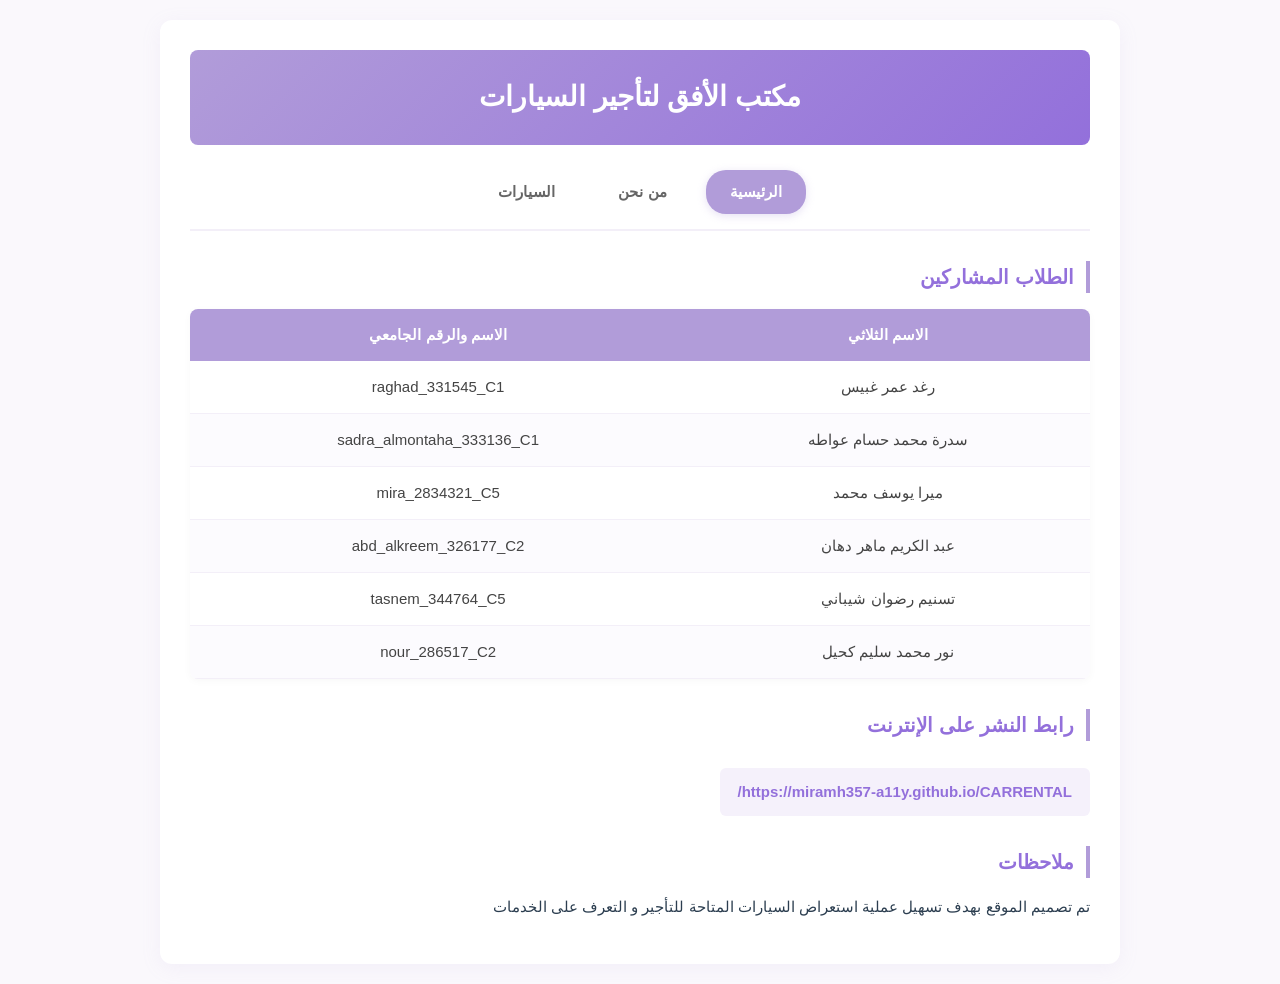
<file: index.html>
<!DOCTYPE html PUBLIC "-//W3C//DTD XHTML 1.0 Transitional//EN" "http://www.w3.org/TR/xhtml1/DTD/xhtml1-transitional.dtd">
<html xmlns="http://www.w3.org/1999/xhtml" dir="rtl" xml:lang="ar" lang="ar">
<head>
    <meta http-equiv="Content-Type" content="text/html; charset=utf-8" />
    <meta name="viewport" content="width=device-width, initial-scale=1.0" />
    <title>الصفحة الرئيسية - مكتب تأجير السيارات</title>
    <link rel="stylesheet" type="text/css" href="style.css" />
</head>
<body>
    <div id="page">

        <div id="header">
            <h1>مكتب الأفق لتأجير السيارات</h1>
        </div>

        <div id="menu">
            <a href="home.html" class="active">الرئيسية</a>
            <a href="Aboutus.html">من نحن</a>
            <a href="Cars.html">السيارات</a>
        </div>

        <h2>الطلاب المشاركين</h2>
        <table cellspacing="0">
            <thead>
                <tr>
                    <th>الاسم الثلاثي</th>
                    <th>الاسم والرقم الجامعي</th>
                </tr>
            </thead>
            <tbody>
                <tr>
                    <td>رغد عمر غبيس</td>
                    <td>raghad_331545_C1</td>
                </tr>
                <tr>
                    <td>سدرة محمد حسام عواطه</td>
                    <td>sadra_almontaha_333136_C1</td>
                </tr>
                <tr>
                    <td>ميرا يوسف محمد</td>
                    <td>mira_2834321_C5</td>
                </tr>
                <tr>
                    <td>عبد الكريم ماهر دهان</td>
                    <td>abd_alkreem_326177_C2</td>
                </tr>
                <tr>
                    <td>تسنيم رضوان شيباني</td>
                    <td>tasnem_344764_C5</td>
                </tr>
                <tr>
                    <td>نور محمد سليم كحيل</td>
                    <td>nour_286517_C2</td>
                </tr>
            </tbody>
        </table>

        <h2>رابط النشر على الإنترنت</h2>
        <div class="link-box">
            <a href="https://miramh357-a11y.github.io/CARRENTAL/" target="_blank">https://miramh357-a11y.github.io/CARRENTAL/</a>
        </div>

        <h2>ملاحظات</h2>
        <p>تم تصميم الموقع بهدف تسهيل عملية استعراض السيارات المتاحة للتأجير و التعرف على الخدمات</p>

    </div>
</body>
</html>
</file>
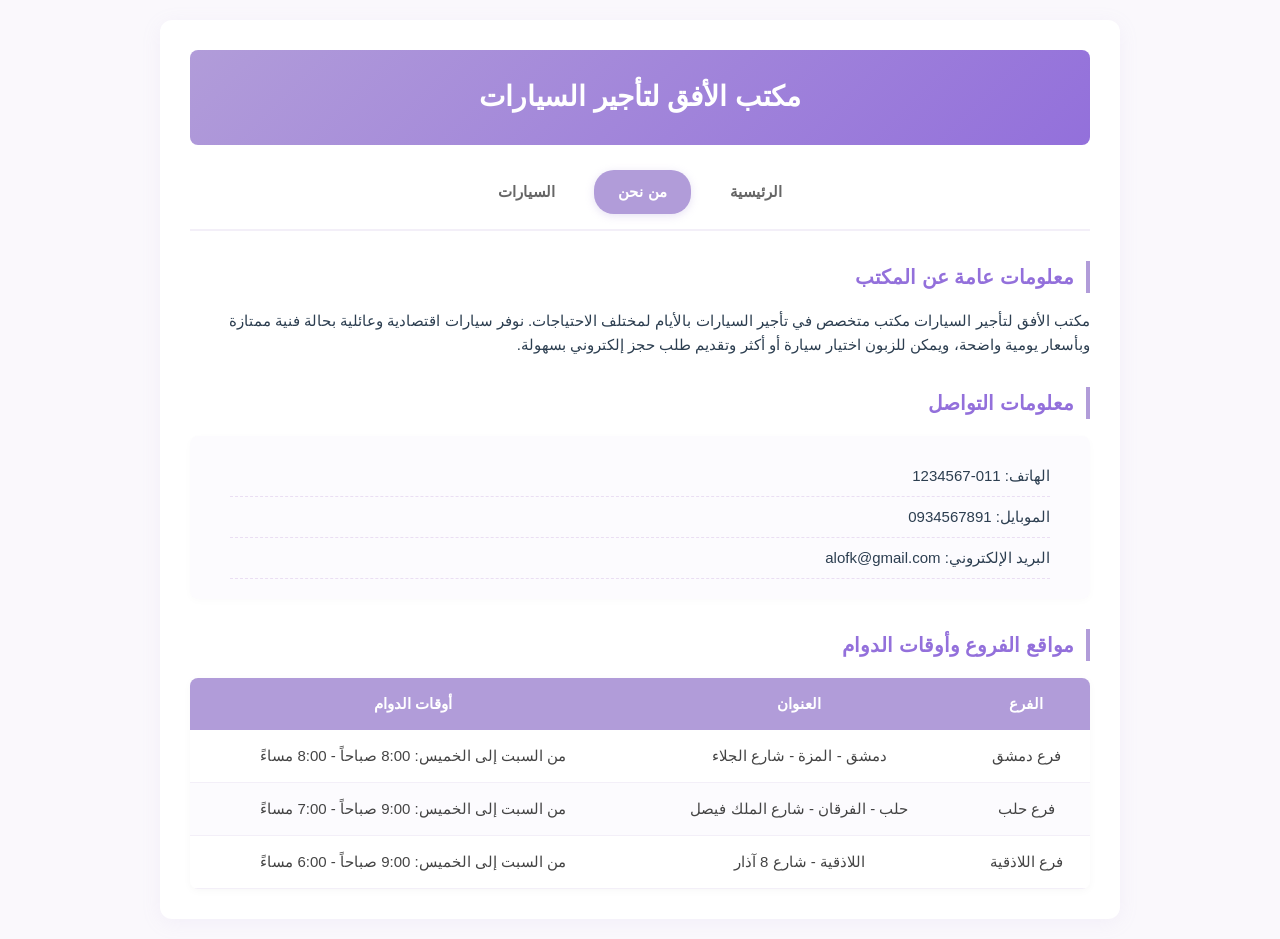
<file: Aboutus.html>
<!DOCTYPE html PUBLIC "-//W3C//DTD XHTML 1.0 Transitional//EN" "http://www.w3.org/TR/xhtml1/DTD/xhtml1-transitional.dtd">
<html xmlns="http://www.w3.org/1999/xhtml" dir="rtl" xml:lang="ar" lang="ar">
<head>
    <meta http-equiv="Content-Type" content="text/html; charset=utf-8" />
    <meta name="viewport" content="width=device-width, initial-scale=1.0" />
    <title>من نحن - مكتب تأجير السيارات</title>
    <link rel="stylesheet" type="text/css" href="style.css" />
</head>
<body>
    <div id="page">

        <div id="header">
            <h1>مكتب الأفق لتأجير السيارات</h1>
        </div>

        <div id="menu">
            <a href="home.html">الرئيسية</a>
            <a href="Aboutus.html" class="active">من نحن</a>
            <a href="Cars.html">السيارات</a>
        </div>

        <h2>معلومات عامة عن المكتب</h2>
        <p>مكتب الأفق لتأجير السيارات مكتب متخصص في تأجير السيارات بالأيام لمختلف الاحتياجات. نوفر سيارات اقتصادية وعائلية بحالة فنية ممتازة وبأسعار يومية واضحة، ويمكن للزبون اختيار سيارة أو أكثر وتقديم طلب حجز إلكتروني بسهولة.</p>

        <h2>معلومات التواصل</h2>
        <ul>
            <li>الهاتف: 011-1234567</li>
            <li>الموبايل: 0934567891</li>
            <li>البريد الإلكتروني: alofk@gmail.com</li>
        </ul>

        <h2>مواقع الفروع وأوقات الدوام</h2>
        <table cellspacing="0">
            <thead>
                <tr>
                    <th>الفرع</th>
                    <th>العنوان</th>
                    <th>أوقات الدوام</th>
                </tr>
            </thead>
            <tbody>
                <tr>
                    <td>فرع دمشق</td>
                    <td>دمشق - المزة - شارع الجلاء</td>
                    <td>من السبت إلى الخميس: 8:00 صباحاً - 8:00 مساءً</td>
                </tr>
                <tr>
                    <td>فرع حلب</td>
                    <td>حلب - الفرقان - شارع الملك فيصل</td>
                    <td>من السبت إلى الخميس: 9:00 صباحاً - 7:00 مساءً</td>
                </tr>
                <tr>
                    <td>فرع اللاذقية</td>
                    <td>اللاذقية - شارع 8 آذار</td>
                    <td>من السبت إلى الخميس: 9:00 صباحاً - 6:00 مساءً</td>
                </tr>
            </tbody>
        </table>

    </div>
</body>
</html>
</file>
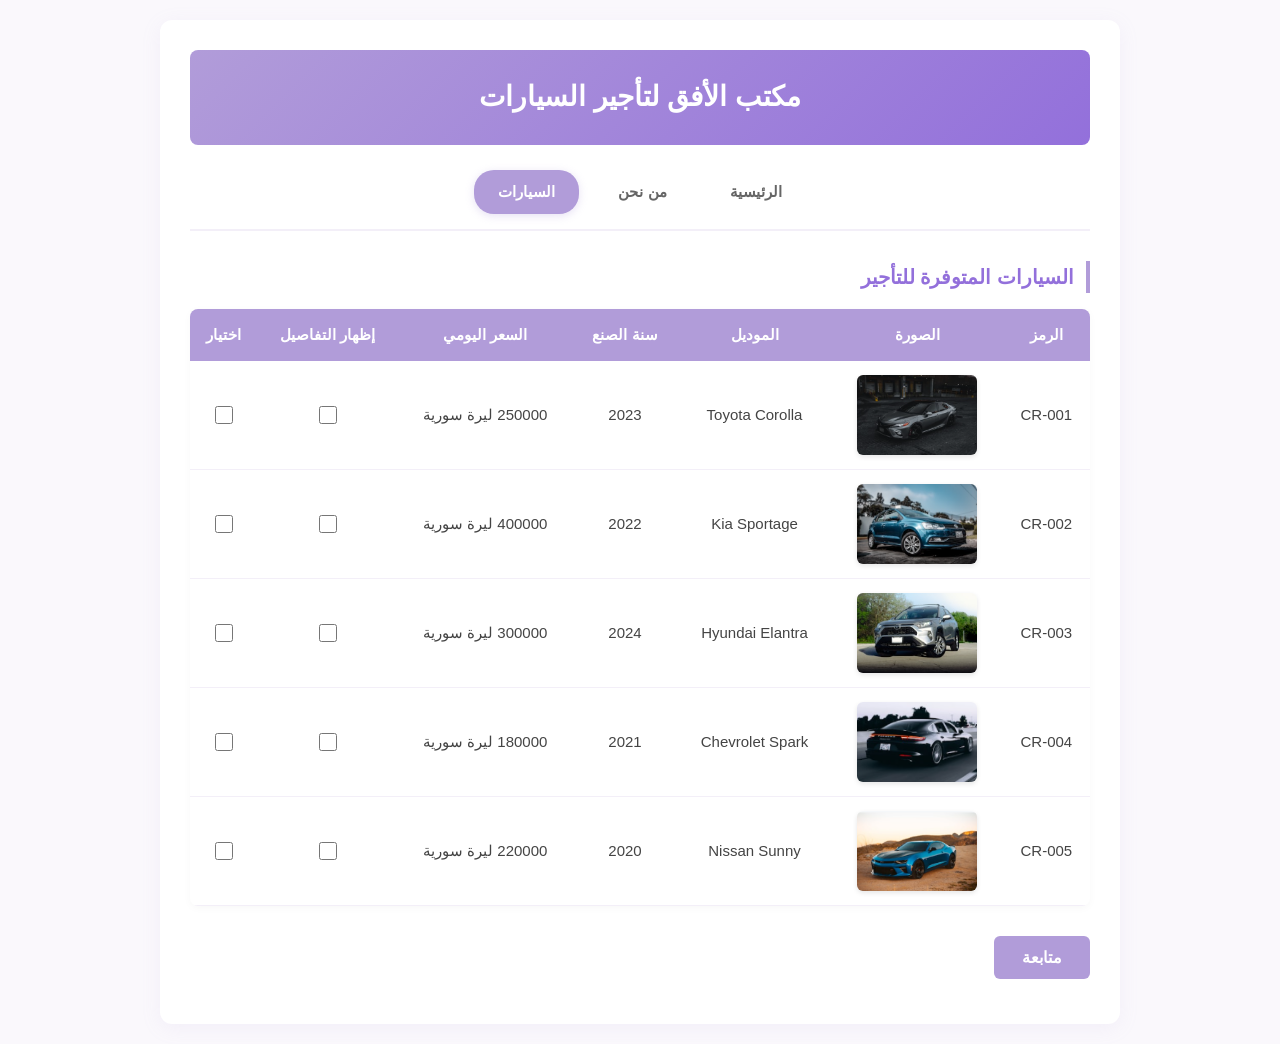
<file: Cars.html>
<!DOCTYPE html PUBLIC "-//W3C//DTD XHTML 1.0 Transitional//EN" "http://www.w3.org/TR/xhtml1/DTD/xhtml1-transitional.dtd">
<html xmlns="http://www.w3.org/1999/xhtml" dir="rtl" xml:lang="ar" lang="ar">
<head>
    <meta http-equiv="Content-Type" content="text/html; charset=utf-8" />
    <meta name="viewport" content="width=device-width, initial-scale=1.0" />
    <title>السيارات - مكتب تأجير السيارات</title>
    <link rel="stylesheet" type="text/css" href="style.css" />
    <!-- استدعاء jQuery عبر الإنترنت لضمان عملها فوراً دون مشاكل في المجلدات -->
    <script type="text/javascript" src="https://code.jquery.com/jquery-1.10.2.min.js"></script>
    <script type="text/javascript" src="myFunctions.js"></script>
</head>
<body>
    <div id="page">

        <div id="header">
            <h1>مكتب الأفق لتأجير السيارات</h1>
        </div>

        <div id="menu">
            <a href="home.html">الرئيسية</a>
            <a href="Aboutus.html">من نحن</a>
            <a href="Cars.html" class="active">السيارات</a>
        </div>

        <h2>السيارات المتوفرة للتأجير</h2>

        <table cellspacing="0">
            <thead>
                <tr>
                    <th>الرمز</th>
                    <th>الصورة</th>
                    <th>الموديل</th>
                    <th>سنة الصنع</th>
                    <th>السعر اليومي</th>
                    <th>إظهار التفاصيل</th>
                    <th>اختيار</th>
                </tr>
            </thead>
            <tbody>
                <tr>
                    <td>CR-001</td>
                    <td><img src="images/corolla.png" alt="Toyota Corolla" /></td>
                    <td id="model1">Toyota Corolla</td>
                    <td>2023</td>
                    <td id="price1">250000 ليرة سورية</td>
                    <td><input type="checkbox" class="showDetails" value="details1" /></td>
                    <td><input type="checkbox" id="select1" name="selectCar" value="CR-001" /></td>
                </tr>
                <tr id="details1" class="details">
                    <td colspan="7">
                        <strong>نوع الوقود:</strong> بنزين<br />
                        <strong>ناقل الحركة:</strong> أوتوماتيك<br />
                        <strong>عدد المقاعد:</strong> 5<br />
                        <strong>عداد الكيلومترات:</strong> 45000 كم<br />
                        <strong>اللون:</strong> أبيض
                    </td>
                </tr>

                <tr>
                    <td>CR-002</td>
                    <td><img src="images/sportage.png" alt="Kia Sportage" /></td>
                    <td id="model2">Kia Sportage</td>
                    <td>2022</td>
                    <td id="price2">400000 ليرة سورية</td>
                    <td><input type="checkbox" class="showDetails" value="details2" /></td>
                    <td><input type="checkbox" id="select2" name="selectCar" value="CR-002" /></td>
                </tr>
                <tr id="details2" class="details">
                    <td colspan="7">
                        <strong>نوع الوقود:</strong> بنزين<br />
                        <strong>ناقل الحركة:</strong> أوتوماتيك<br />
                        <strong>عدد المقاعد:</strong> 5<br />
                        <strong>عداد الكيلومترات:</strong> 60000 كم<br />
                        <strong>اللون:</strong> رمادي
                    </td>
                </tr>

                <tr>
                    <td>CR-003</td>
                    <td><img src="images/elantra.png" alt="Hyundai Elantra" /></td>
                    <td id="model3">Hyundai Elantra</td>
                    <td>2024</td>
                    <td id="price3">300000 ليرة سورية</td>
                    <td><input type="checkbox" class="showDetails" value="details3" /></td>
                    <td><input type="checkbox" id="select3" name="selectCar" value="CR-003" /></td>
                </tr>
                <tr id="details3" class="details">
                    <td colspan="7">
                        <strong>نوع الوقود:</strong> بنزين<br />
                        <strong>ناقل الحركة:</strong> أوتوماتيك<br />
                        <strong>عدد المقاعد:</strong> 5<br />
                        <strong>عداد الكيلومترات:</strong> 20000 كم<br />
                        <strong>اللون:</strong> أسود
                    </td>
                </tr>

                <tr>
                    <td>CR-004</td>
                    <td><img src="images/spark.png" alt="Chevrolet Spark" /></td>
                    <td id="model4">Chevrolet Spark</td>
                    <td>2021</td>
                    <td id="price4">180000 ليرة سورية</td>
                    <td><input type="checkbox" class="showDetails" value="details4" /></td>
                    <td><input type="checkbox" id="select4" name="selectCar" value="CR-004" /></td>
                </tr>
                <tr id="details4" class="details">
                    <td colspan="7">
                        <strong>نوع الوقود:</strong> بنزين<br />
                        <strong>ناقل الحركة:</strong> يدوي<br />
                        <strong>عدد المقاعد:</strong> 4<br />
                        <strong>عداد الكيلومترات:</strong> 85000 كم<br />
                        <strong>اللون:</strong> أحمر
                    </td>
                </tr>

                <tr>
                    <td>CR-005</td>
                    <td><img src="images/sunny.png" alt="Nissan Sunny" /></td>
                    <td id="model5">Nissan Sunny</td>
                    <td>2020</td>
                    <td id="price5">220000 ليرة سورية</td>
                    <td><input type="checkbox" class="showDetails" value="details5" /></td>
                    <td><input type="checkbox" id="select5" name="selectCar" value="CR-005" /></td>
                </tr>
                <tr id="details5" class="details">
                    <td colspan="7">
                        <strong>نوع الوقود:</strong> بنزين<br />
                        <strong>ناقل الحركة:</strong> يدوي<br />
                        <strong>عدد المقاعد:</strong> 5<br />
                        <strong>عداد الكيلومترات:</strong> 110000 كم<br />
                        <strong>اللون:</strong> فضي
                    </td>
                </tr>
            </tbody>
        </table>

        <p><input type="button" id="continueBtn" value="متابعة" /></p>

        <!-- نموذج طلب الحجز المتقدم -->
        <form id="bookingForm" action="" method="get" onsubmit="return validateForm();">

            <fieldset>
                <legend>بيانات مقدم الطلب</legend>
                <p>
                    <label for="fullName">الاسم الكامل:</label>
                    <input type="text" id="fullName" name="fullName" placeholder="أحرف عربية فقط" />
                </p>
                <p>
                    <label for="nationalId">الرقم الوطني (*):</label>
                    <input type="text" id="nationalId" name="nationalId" placeholder="11 خانة" />
                </p>
            </fieldset>

            <fieldset>
                <legend>مدة التأجير</legend>
                <p>
                    <label for="startDate">تاريخ البداية (*):</label>
                    <input type="text" id="startDate" name="startDate" placeholder="yyyy-mm-dd" />
                </p>
                <p>
                    <label for="endDate">تاريخ النهاية (*):</label>
                    <input type="text" id="endDate" name="endDate" placeholder="yyyy-mm-dd" />
                </p>
            </fieldset>

            <fieldset>
                <legend>بيانات التواصل</legend>
                <p>
                    <label for="mobile">رقم الموبايل:</label>
                    <input type="text" id="mobile" name="mobile" placeholder="09xxxxxxxx" />
                </p>
                <p>
                    <label for="email">البريد الإلكتروني:</label>
                    <input type="email" id="email" name="email" placeholder="name@example.com" />
                </p>
            </fieldset>

            <div class="total-box">
                التكلفة الإجمالية: <span id="totalPriceDisplay">0 ليرة سورية</span>
            </div>

            <p style="color: red; font-size: 13px;">الحقول المعلَّمة بـ (*) إلزامية.</p>
            <p><input type="submit" value="إرسال" /></p>

        </form>

    </div>
</body>
</html>
</file>
<file: style.css>
:root {
    --primary-color: #b19cd9; /* أرجواني فاتح هادئ وبستيل */
    --secondary-color: #9370db; /* درجات هادئة متناسقة */
    --accent-color: #8a2be2;
    --bg-color: #faf8fc; /* خلفية هادئة جداً وفاتحة */
    --text-color: #2c3e50;
    --white: #ffffff;
    --font-family: 'Segoe UI', Tahoma, Geneva, Verdana, sans-serif;
    --font-size-base: 15px;
}

body {
    font-family: var(--font-family);
    font-size: var(--font-size-base);
    background-color: var(--bg-color);
    color: var(--text-color);
    margin: 0;
    padding: 20px;
    line-height: 1.6;
}

#page {
    max-width: 900px;
    margin: 0 auto;
    background: var(--white);
    padding: 30px;
    border-radius: 12px;
    box-shadow: 0 4px 20px rgba(177, 156, 217, 0.1);
}

#header {
    background: linear-gradient(135deg, #b19cd9, #9370db);
    color: var(--white);
    padding: 25px;
    text-align: center;
    border-radius: 8px;
    margin-bottom: 25px;
}

#header h1 {
    margin: 0;
    font-size: 28px;
    color: var(--white);
    font-weight: 700;
}

#menu {
    display: flex;
    justify-content: center;
    gap: 15px;
    margin-bottom: 30px;
    border-bottom: 2px solid #f3eff8;
    padding-bottom: 15px;
}

#menu a {
    text-decoration: none;
    color: #666666;
    padding: 10px 24px;
    border-radius: 20px;
    font-weight: bold;
    font-family: var(--font-family);
    transition: all 0.3s ease;
}

#menu a:hover, #menu a.active {
    background-color: #b19cd9;
    color: var(--white);
    box-shadow: 0 2px 8px rgba(177, 156, 217, 0.3);
}

h2 {
    color: #9370db;
    font-size: 20px;
    font-family: var(--font-family);
    margin-top: 30px;
    border-right: 4px solid #b19cd9;
    padding-right: 12px;
}

table {
    width: 100%;
    border-collapse: collapse;
    margin-top: 15px;
    background: var(--white);
    border-radius: 8px;
    overflow: hidden;
    box-shadow: 0 2px 8px rgba(0,0,0,0.03);
}

th, td {
    padding: 14px 10px;
    text-align: center;
    vertical-align: middle;
    font-family: var(--font-family);
    font-size: var(--font-size-base);
}

th {
    background-color: #b19cd9;
    color: var(--white);
    font-weight: 600;
}

tr:nth-child(even) {
    background-color: #fcfbfe;
}

tr:hover {
    background-color: #f5f1fb;
}

td {
    border-bottom: 1px solid #f3eff8;
    color: #444444;
}

table img {
    width: 120px;
    height: 80px;
    object-fit: cover;
    border-radius: 6px;
    box-shadow: 0 2px 5px rgba(0,0,0,0.1);
}

.details {
    display: none;
}

.details td {
    background-color: #f7f4fc;
    text-align: right;
    padding: 15px 25px;
    font-size: 14px;
    line-height: 1.8;
    color: #4a3b6c;
}

#bookingForm {
    display: none;
}

input[type="text"], 
input[type="email"], 
select, 
textarea {
    font-family: var(--font-family);
    font-size: 14px;
    color: var(--text-color);
    background-color: #ffffff;
    border: 1px solid #dcd3ec;
    border-radius: 6px;
    padding: 10px 12px;
    outline: none;
    transition: border-color 0.3s ease;
}

input[type="text"]:focus, 
input[type="email"]:focus {
    border-color: #b19cd9;
    box-shadow: 0 0 5px rgba(177, 156, 217, 0.2);
}

input[type="button"], 
input[type="submit"] {
    font-family: var(--font-family);
    font-size: 16px;
    font-weight: bold;
    background-color: #b19cd9;
    color: var(--white);
    border: none;
    padding: 12px 28px;
    border-radius: 6px;
    cursor: pointer;
    transition: background 0.3s ease;
    margin-top: 15px;
}

input[type="button"]:hover, 
input[type="submit"]:hover {
    background-color: #9370db;
}

fieldset {
    border: 1px solid #eadef3;
    border-radius: 8px;
    padding: 20px;
    margin-top: 20px;
    background: #fdfcff;
}

legend {
    font-weight: bold;
    color: #9370db;
    padding: 0 10px;
    font-family: var(--font-family);
}

fieldset p {
    display: flex;
    align-items: center;
    margin: 12px 0;
}

fieldset label {
    width: 160px;
    font-weight: bold;
    color: #555555;
    font-family: var(--font-family);
}

fieldset input[type="text"], 
fieldset input[type="email"] {
    flex: 1;
}

input[type="checkbox"] {
    width: 18px;
    height: 18px;
    cursor: pointer;
    accent-color: #b19cd9;
}

.total-box {
    background: #f5f1fb;
    border: 1px solid #dcd3ec;
    border-radius: 6px;
    padding: 15px;
    margin-top: 15px;
    font-weight: bold;
    color: #9370db;
    font-size: 16px;
}

.link-box {
    background: #f5f1fb;
    padding: 12px 18px;
    border-radius: 6px;
    display: inline-block;
    margin-top: 10px;
}

.link-box a {
    color: #9370db;
    text-decoration: none;
    font-weight: bold;
}

ul {
    background: #fcfbfe;
    padding: 20px 40px;
    border-radius: 8px;
    list-style-type: none;
    box-shadow: 0 2px 8px rgba(0,0,0,0.02);
}

ul li {
    padding: 8px 0;
    border-bottom: 1px dashed #eadef3;
}
</file>
